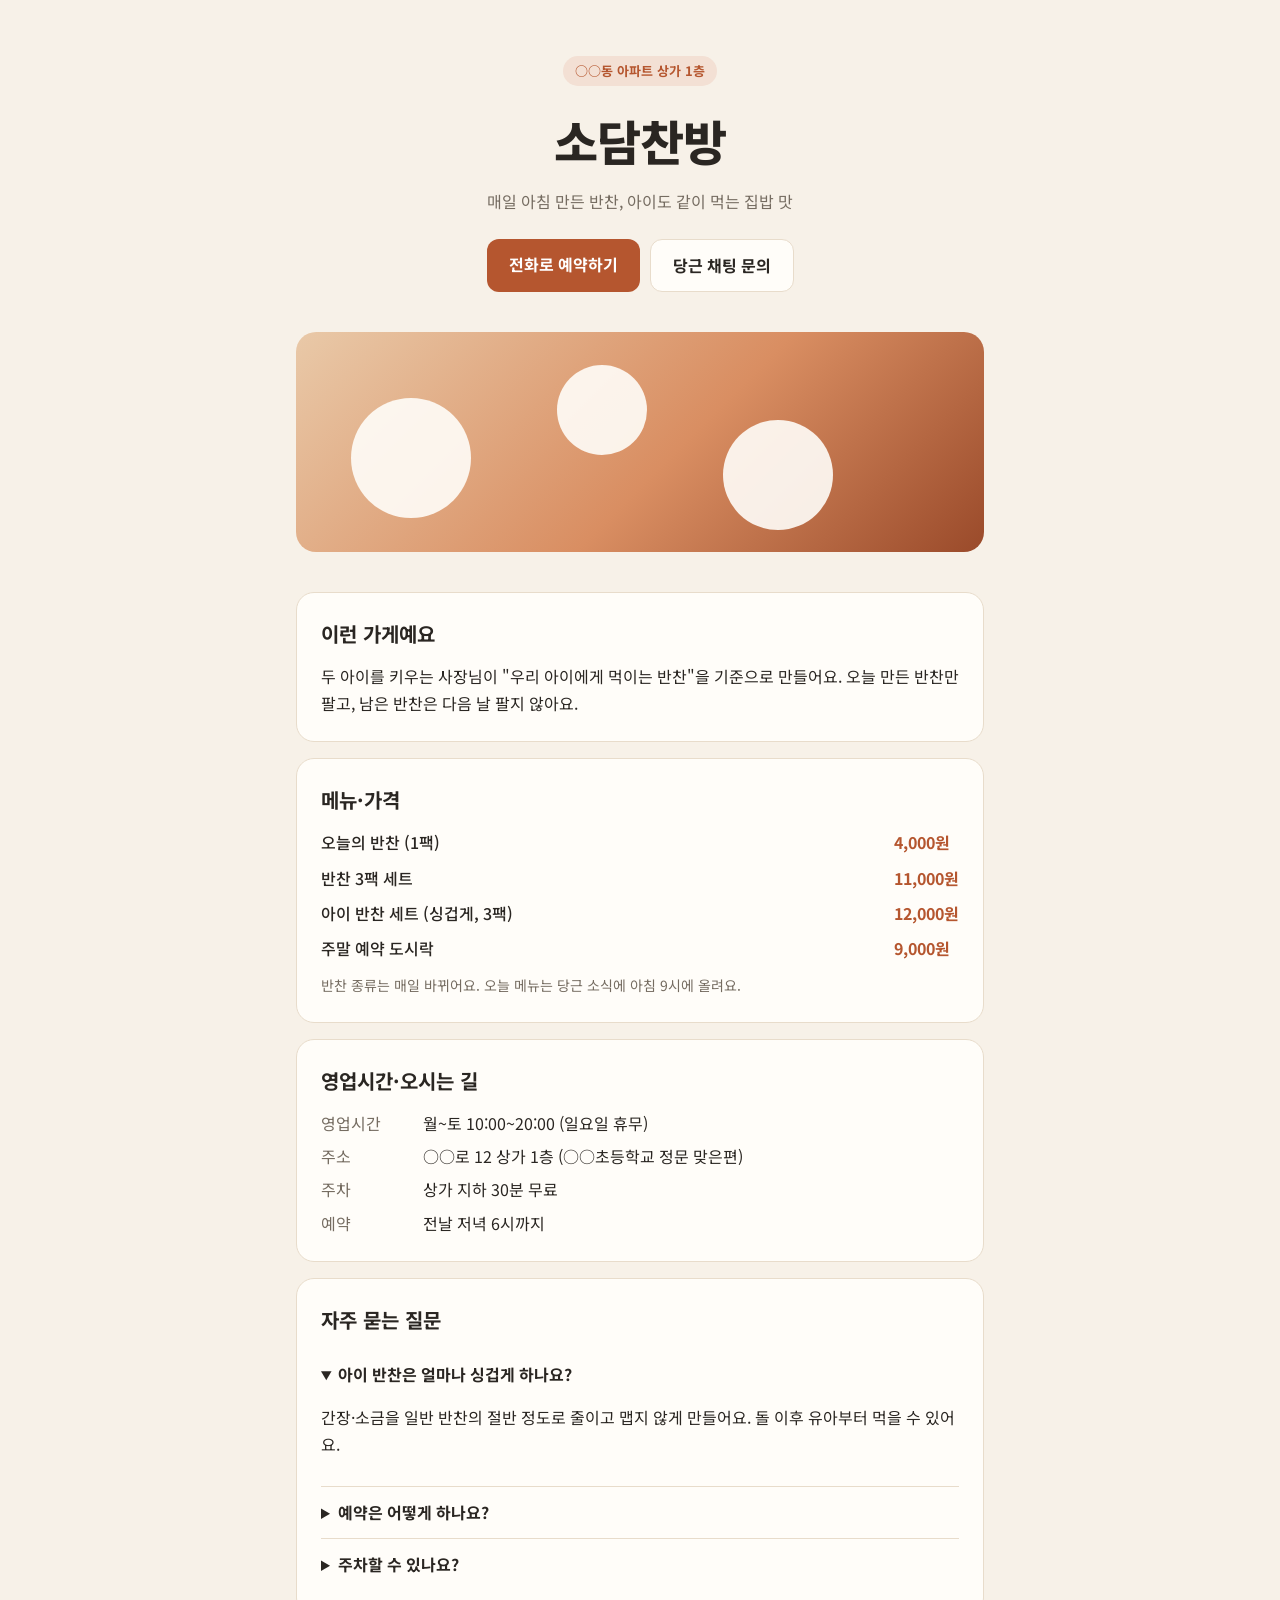
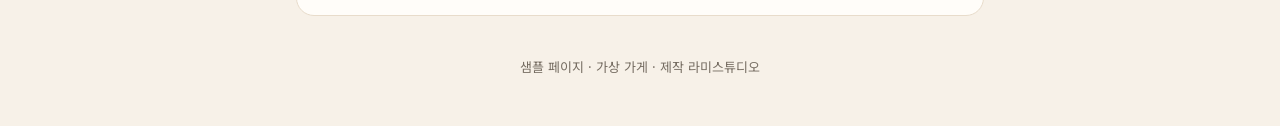
<file: samples/sodam-banchan.html>
<!doctype html>
<html lang="ko">
<head>
<meta charset="utf-8">
<meta name="viewport" content="width=device-width, initial-scale=1">
<title>소담찬방 | ○○동 수제 반찬가게</title>
<meta name="description" content="○○동 아파트 상가 1층 수제 반찬가게 소담찬방. 매일 아침 만든 반찬과 아이 반찬, 주말 예약 도시락. 영업시간 10:00~20:00, 일요일 휴무.">
<!-- 샘플(가상 가게) · 라미스튜디오 개인 작업 -->
<script type="application/ld+json">
{"@context":"https://schema.org","@type":"FoodEstablishment","name":"소담찬방","description":"○○동 수제 반찬가게. 매일 아침 만든 반찬, 아이 반찬, 주말 예약 도시락.","address":{"@type":"PostalAddress","streetAddress":"○○로 12 상가 1층","addressLocality":"○○동","addressCountry":"KR"},"openingHours":["Mo-Sa 10:00-20:00"],"servesCuisine":"한식 반찬","priceRange":"₩₩"}
</script>
<script type="application/ld+json">
{"@context":"https://schema.org","@type":"FAQPage","mainEntity":[
{"@type":"Question","name":"아이 반찬은 얼마나 싱겁게 하나요?","acceptedAnswer":{"@type":"Answer","text":"아이 반찬은 간장·소금을 일반 반찬의 절반 정도로 줄이고 맵지 않게 만들어요. 돌 이후 유아부터 먹을 수 있어요."}},
{"@type":"Question","name":"예약은 어떻게 하나요?","acceptedAnswer":{"@type":"Answer","text":"전날 저녁 6시까지 전화나 당근 채팅으로 예약하면 다음 날 오전 10시부터 찾아갈 수 있어요."}},
{"@type":"Question","name":"주차할 수 있나요?","acceptedAnswer":{"@type":"Answer","text":"상가 지하 주차장에 30분 무료 주차가 돼요."}}]}
</script>
<link rel="preconnect" href="https://fonts.googleapis.com">
<link rel="preconnect" href="https://fonts.gstatic.com" crossorigin>
<link rel="stylesheet" href="https://fonts.googleapis.com/css2?family=Noto+Sans+KR:wght@400;500;700;800&display=swap">
<style>
:root{--bg:#f7f1e8;--panel:#fffdf9;--line:#e8dccb;--fg:#2a2622;--muted:#756c61;--accent:#b5562f;--accent-soft:#f3e0d4;--green:#3f6b4f}
*{box-sizing:border-box}
body{margin:0;background:var(--bg);color:var(--fg);font-family:"Noto Sans KR","Malgun Gothic",sans-serif;font-size:16px;line-height:1.7}
.wrap{max-width:720px;margin:0 auto;padding:0 16px}
header{padding:56px 0 40px;text-align:center}
.tag{display:inline-block;background:var(--accent-soft);color:var(--accent);font-weight:700;font-size:13px;padding:4px 12px;border-radius:99px}
h1{font-size:clamp(34px,7vw,48px);font-weight:800;margin:14px 0 6px;letter-spacing:-1px}
.lead{color:var(--muted);margin:0 0 24px}
.cta{display:flex;gap:10px;justify-content:center;flex-wrap:wrap}
.btn{display:inline-block;padding:12px 22px;border-radius:12px;font-weight:700;text-decoration:none}
.btn.main{background:var(--accent);color:#fff}
.btn.sub{background:var(--panel);color:var(--fg);border:1px solid var(--line)}
.hero{height:220px;border-radius:20px;margin:0 0 40px;background:linear-gradient(135deg,#e9c9a8,#d98e62 55%,#9a4a2a);position:relative;overflow:hidden}
.hero span{position:absolute;border-radius:50%;background:#fffdf9;opacity:.9}
section{background:var(--panel);border:1px solid var(--line);border-radius:18px;padding:24px;margin-bottom:16px}
h2{font-size:20px;margin:0 0 12px}
.menu{display:grid;grid-template-columns:1fr auto;gap:8px 16px;margin:0}
.menu dt{font-weight:500}.menu dd{margin:0;font-weight:700;color:var(--accent)}
.note{color:var(--muted);font-size:14px;margin:12px 0 0}
.info{display:grid;grid-template-columns:90px 1fr;gap:6px 12px;margin:0}
.info dt{color:var(--muted)}.info dd{margin:0}
details{border-top:1px solid var(--line);padding:12px 0}
details:first-of-type{border-top:0}
summary{font-weight:700;cursor:pointer}
footer{text-align:center;color:var(--muted);font-size:13px;padding:24px 0 48px}
</style>
</head>
<body>
<div class="wrap">
  <header>
    <span class="tag">○○동 아파트 상가 1층</span>
    <h1>소담찬방</h1>
    <p class="lead">매일 아침 만든 반찬, 아이도 같이 먹는 집밥 맛</p>
    <div class="cta">
      <a class="btn main" href="#">전화로 예약하기</a>
      <a class="btn sub" href="#">당근 채팅 문의</a>
    </div>
  </header>

  <div class="hero" aria-hidden="true">
    <span style="width:120px;height:120px;left:8%;top:30%"></span>
    <span style="width:90px;height:90px;left:38%;top:15%"></span>
    <span style="width:110px;height:110px;left:62%;top:40%"></span>
  </div>

  <section>
    <h2>이런 가게예요</h2>
    <p style="margin:0">두 아이를 키우는 사장님이 "우리 아이에게 먹이는 반찬"을 기준으로 만들어요. 오늘 만든 반찬만 팔고, 남은 반찬은 다음 날 팔지 않아요.</p>
  </section>

  <section>
    <h2>메뉴·가격</h2>
    <dl class="menu">
      <dt>오늘의 반찬 (1팩)</dt><dd>4,000원</dd>
      <dt>반찬 3팩 세트</dt><dd>11,000원</dd>
      <dt>아이 반찬 세트 (싱겁게, 3팩)</dt><dd>12,000원</dd>
      <dt>주말 예약 도시락</dt><dd>9,000원</dd>
    </dl>
    <p class="note">반찬 종류는 매일 바뀌어요. 오늘 메뉴는 당근 소식에 아침 9시에 올려요.</p>
  </section>

  <section>
    <h2>영업시간·오시는 길</h2>
    <dl class="info">
      <dt>영업시간</dt><dd>월~토 10:00~20:00 (일요일 휴무)</dd>
      <dt>주소</dt><dd>○○로 12 상가 1층 (○○초등학교 정문 맞은편)</dd>
      <dt>주차</dt><dd>상가 지하 30분 무료</dd>
      <dt>예약</dt><dd>전날 저녁 6시까지</dd>
    </dl>
  </section>

  <section>
    <h2>자주 묻는 질문</h2>
    <details open><summary>아이 반찬은 얼마나 싱겁게 하나요?</summary><p>간장·소금을 일반 반찬의 절반 정도로 줄이고 맵지 않게 만들어요. 돌 이후 유아부터 먹을 수 있어요.</p></details>
    <details><summary>예약은 어떻게 하나요?</summary><p>전날 저녁 6시까지 전화나 당근 채팅으로 예약하면 다음 날 오전 10시부터 찾아갈 수 있어요.</p></details>
    <details><summary>주차할 수 있나요?</summary><p>상가 지하 주차장에 30분 무료 주차가 돼요.</p></details>
  </section>

  <footer>샘플 페이지 · 가상 가게 · 제작 라미스튜디오</footer>
</div>
</body>
</html>
</file>
